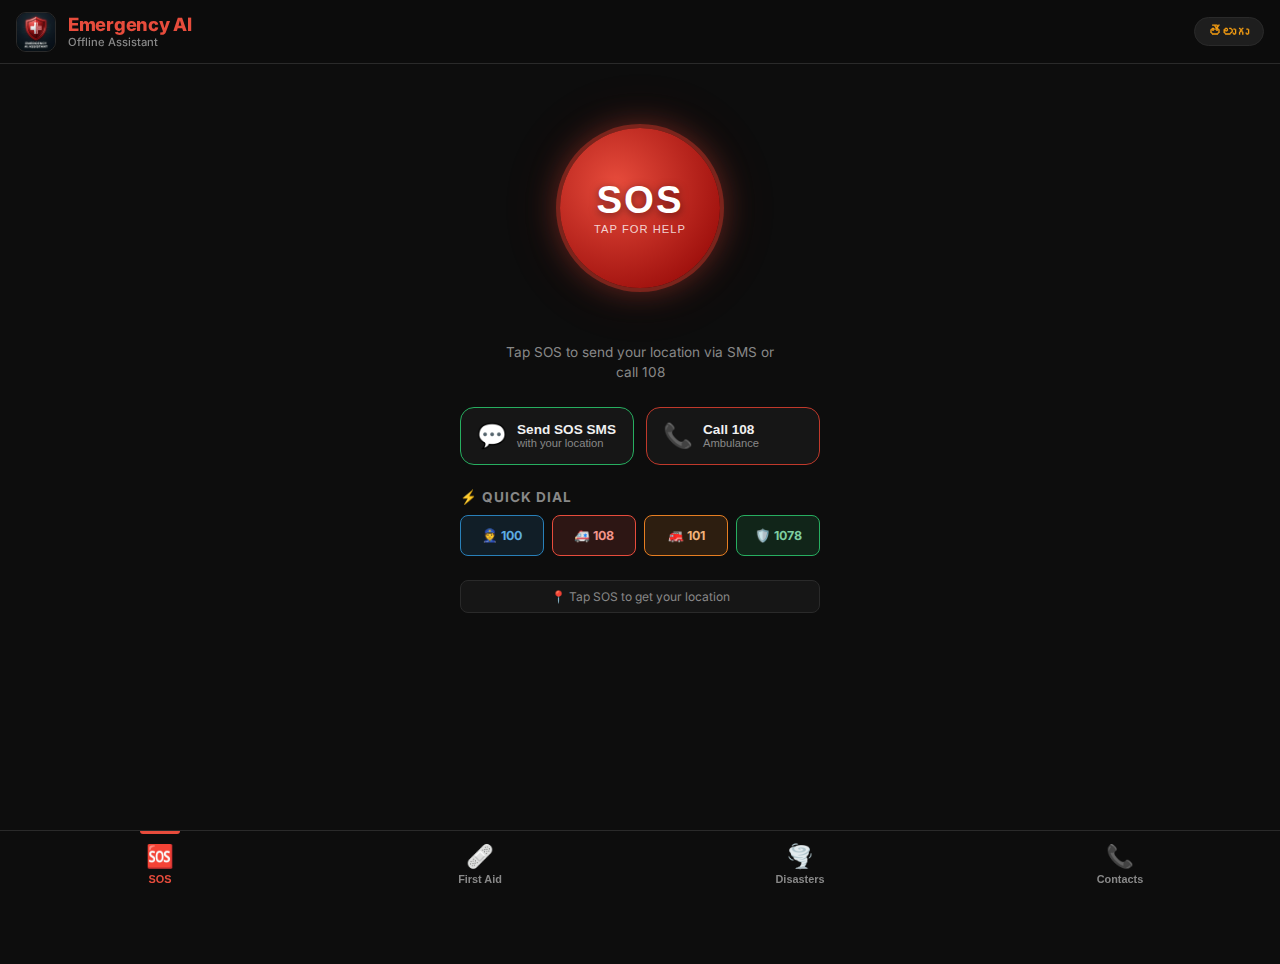
<file: offline-emergency-assistant/index.html>
<!DOCTYPE html>
<html lang="en">

<head>
    <meta charset="UTF-8" />
    <meta name="viewport" content="width=device-width, initial-scale=1.0, user-scalable=no" />
    <meta name="theme-color" content="#c0392b" />
    <meta name="description"
        content="Offline AI Emergency Assistant — First Aid, Disaster Tips, SOS, Emergency Contacts. Works without internet." />
    <title>Offline AI Emergency Assistant</title>
    <link rel="manifest" href="manifest.json" />
    <link rel="icon" href="assets/images/logo.png" />
    <link rel="preconnect" href="https://fonts.googleapis.com" />
    <link rel="preconnect" href="https://fonts.gstatic.com" crossorigin />
    <link
        href="https://fonts.googleapis.com/css2?family=Inter:wght@400;500;600;700;800&family=Noto+Sans+Telugu:wght@400;600;700&display=swap"
        rel="stylesheet" />
    <link rel="stylesheet" href="style.css" />
</head>

<body>

    <!-- ========== HEADER ========== -->
    <header class="app-header">
        <div class="header-left">
            <img src="assets/images/logo.png" alt="App Logo" class="app-logo" />
            <div>
                <h1 class="app-title">Emergency AI</h1>
                <p class="app-sub" id="app-subtitle">Offline Assistant</p>
            </div>
        </div>
        <div class="header-right">
            <button class="lang-toggle" id="langToggle" onclick="toggleLanguage()">
                <span id="langLabel">తెలుగు</span>
            </button>
        </div>
    </header>

    <!-- ========== MAIN CONTENT ========== -->
    <main class="main-content">

        <!-- ─── SOS TAB ─── -->
        <section id="tab-sos" class="tab-panel active">
            <div class="sos-container">
                <div class="sos-ring-outer">
                    <div class="sos-ring-inner">
                        <button class="sos-btn" id="sosBtn" onclick="triggerSOS()">
                            <span class="sos-text">SOS</span>
                            <span class="sos-label" id="sos-label">Tap for Help</span>
                        </button>
                    </div>
                </div>

                <p class="sos-desc" id="sos-desc">
                    In an emergency, tap SOS to send your location via SMS or call 108
                </p>

                <div class="sos-actions">
                    <button class="sos-action-btn sms-btn" id="smsBtn" onclick="sendSOSSMS()">
                        <span class="btn-icon">💬</span>
                        <div>
                            <span class="btn-title" id="sms-btn-label">Send SOS SMS</span>
                            <span class="btn-sub" id="sms-btn-sub">with your location</span>
                        </div>
                    </button>
                    <button class="sos-action-btn call-btn" onclick="callEmergency()">
                        <span class="btn-icon">📞</span>
                        <div>
                            <span class="btn-title" id="call-btn-label">Call 108</span>
                            <span class="btn-sub" id="call-btn-sub">Ambulance</span>
                        </div>
                    </button>
                </div>

                <div class="quick-contacts" id="sos-quick-contacts">
                    <h3 class="section-title" id="quick-dial-title">⚡ Quick Dial</h3>
                    <div class="quick-grid">
                        <a href="tel:100" class="quick-btn police">👮 100</a>
                        <a href="tel:108" class="quick-btn ambulance">🚑 108</a>
                        <a href="tel:101" class="quick-btn fire">🚒 101</a>
                        <a href="tel:1078" class="quick-btn ndrf">🛡️ 1078</a>
                    </div>
                </div>

                <div class="location-status" id="locationStatus">
                    📍 <span id="locationText">Tap SOS to get your location</span>
                </div>
            </div>
        </section>

        <!-- ─── FIRST AID TAB ─── -->
        <section id="tab-firstaid" class="tab-panel">
            <div class="search-bar-wrap">
                <input type="search" id="firstaidSearch" class="search-input"
                    placeholder="🔍 Search first aid (e.g. CPR, burn, snake...)" oninput="searchFirstAid(this.value)"
                    autocomplete="off" />
            </div>
            <div id="firstaidList" class="card-list"></div>
        </section>

        <!-- ─── DISASTERS TAB ─── -->
        <section id="tab-disasters" class="tab-panel">
            <div id="disasterGrid" class="disaster-grid"></div>
            <div id="disasterDetail" class="disaster-detail hidden"></div>
        </section>

        <!-- ─── CONTACTS TAB ─── -->
        <section id="tab-contacts" class="tab-panel">
            <div class="contacts-header">
                <h2 class="section-title" id="contacts-title">📞 Emergency Contacts</h2>
                <p class="section-sub" id="contacts-sub">Tap any number to call directly</p>
            </div>
            <div id="contactsList" class="contacts-list"></div>
        </section>

    </main>

    <!-- ========== BOTTOM NAV ========== -->
    <nav class="bottom-nav">
        <button class="nav-btn active" id="nav-sos" onclick="switchTab('sos')">
            <span class="nav-icon">🆘</span>
            <span class="nav-label" id="nav-label-sos">SOS</span>
        </button>
        <button class="nav-btn" id="nav-firstaid" onclick="switchTab('firstaid')">
            <span class="nav-icon">🩹</span>
            <span class="nav-label" id="nav-label-firstaid">First Aid</span>
        </button>
        <button class="nav-btn" id="nav-disasters" onclick="switchTab('disasters')">
            <span class="nav-icon">🌪️</span>
            <span class="nav-label" id="nav-label-disasters">Disasters</span>
        </button>
        <button class="nav-btn" id="nav-contacts" onclick="switchTab('contacts')">
            <span class="nav-icon">📞</span>
            <span class="nav-label" id="nav-label-contacts">Contacts</span>
        </button>
    </nav>

    <!-- ========== MODALS ========== -->
    <!-- SOS Confirmation Modal -->
    <div id="sosModal" class="modal-overlay hidden">
        <div class="modal-box sos-modal">
            <h2 class="modal-title">🚨 <span id="modal-sos-title">SOS Activated!</span></h2>
            <p id="modal-sos-msg">Choose how to get help:</p>
            <div class="modal-actions">
                <button class="modal-btn sms" onclick="sendSOSSMS()">💬 <span id="modal-sms">SMS with
                        Location</span></button>
                <button class="modal-btn call" onclick="callEmergency()">📞 <span id="modal-call">Call
                        108</span></button>
                <button class="modal-btn cancel" onclick="closeModal('sosModal')">✕ <span
                        id="modal-cancel">Cancel</span></button>
            </div>
        </div>
    </div>

    <!-- First Aid Detail Modal -->
    <div id="aidModal" class="modal-overlay hidden">
        <div class="modal-box aid-modal">
            <div class="modal-head">
                <span class="modal-icon" id="aidModalIcon"></span>
                <h2 class="modal-title" id="aidModalTitle"></h2>
                <button class="speak-all-btn" id="speakAllBtn" onclick="speakAll()">🔊 <span id="speak-all-label">Read
                        All</span></button>
            </div>
            <div class="steps-list" id="aidModalSteps"></div>
            <div class="modal-footer">
                <button class="modal-btn cancel" onclick="closeModal('aidModal')">✕ <span
                        id="modal-close-label">Close</span></button>
            </div>
        </div>
    </div>

    <script src="script.js"></script>
</body>

</html>
</file>
<file: offline-emergency-assistant/style.css>
/* ============================================================
   OFFLINE AI EMERGENCY ASSISTANT — style.css
   ============================================================ */

/* ── Google Fonts ── */
@import url('https://fonts.googleapis.com/css2?family=Inter:wght@400;500;600;700;800&family=Noto+Sans+Telugu:wght@400;600;700&display=swap');

/* ── CSS Variables ── */
:root {
    --bg: #0d0d0d;
    --surface: #161616;
    --surface2: #1e1e1e;
    --border: #2a2a2a;
    --accent: #c0392b;
    --accent-glow: #e74c3c;
    --accent-dim: #7b241c;
    --warn: #f39c12;
    --safe: #27ae60;
    --blue: #2980b9;
    --text: #f0f0f0;
    --text-muted: #888;
    --radius: 14px;
    --radius-sm: 8px;
    --shadow: 0 4px 24px rgba(0, 0, 0, 0.5);
    --transition: 0.25s cubic-bezier(0.4, 0, 0.2, 1);
    --nav-h: 70px;
    --header-h: 64px;
}

/* ── Reset ── */
*,
*::before,
*::after {
    box-sizing: border-box;
    margin: 0;
    padding: 0;
}

html {
    font-size: 16px;
}

body {
    font-family: 'Inter', 'Noto Sans Telugu', sans-serif;
    background: var(--bg);
    color: var(--text);
    min-height: 100dvh;
    overflow-x: hidden;
    -webkit-tap-highlight-color: transparent;
}

button,
a {
    cursor: pointer;
    text-decoration: none;
    color: inherit;
    border: none;
    background: none;
}

input {
    font-family: inherit;
    color: inherit;
}

img {
    display: block;
}

/* ── Scrollbar ── */
::-webkit-scrollbar {
    width: 4px;
}

::-webkit-scrollbar-track {
    background: var(--surface);
}

::-webkit-scrollbar-thumb {
    background: var(--border);
    border-radius: 2px;
}

/* ============================================================
   HEADER
   ============================================================ */
.app-header {
    position: fixed;
    top: 0;
    left: 0;
    right: 0;
    height: var(--header-h);
    background: rgba(13, 13, 13, 0.95);
    backdrop-filter: blur(12px);
    border-bottom: 1px solid var(--border);
    display: flex;
    align-items: center;
    justify-content: space-between;
    padding: 0 16px;
    z-index: 100;
}

.header-left {
    display: flex;
    align-items: center;
    gap: 12px;
}

.app-logo {
    width: 40px;
    height: 40px;
    border-radius: 10px;
    object-fit: cover;
    border: 1px solid var(--border);
}

.app-title {
    font-size: 1.15rem;
    font-weight: 800;
    color: var(--accent-glow);
    line-height: 1.1;
    letter-spacing: -0.3px;
}

.app-sub {
    font-size: 0.7rem;
    color: var(--text-muted);
    font-weight: 500;
}

.lang-toggle {
    background: var(--surface2);
    border: 1px solid var(--border);
    border-radius: 20px;
    padding: 6px 14px;
    font-size: 0.8rem;
    font-weight: 600;
    color: var(--warn);
    transition: var(--transition);
    letter-spacing: 0.2px;
}

.lang-toggle:hover {
    background: var(--border);
}

/* ============================================================
   MAIN CONTENT
   ============================================================ */
.main-content {
    margin-top: var(--header-h);
    margin-bottom: var(--nav-h);
    min-height: calc(100dvh - var(--header-h) - var(--nav-h));
    overflow-y: auto;
}

.tab-panel {
    display: none;
    padding: 20px 16px;
    animation: fadeIn 0.3s ease;
}

.tab-panel.active {
    display: block;
}

@keyframes fadeIn {
    from {
        opacity: 0;
        transform: translateY(8px);
    }

    to {
        opacity: 1;
        transform: translateY(0);
    }
}

/* ============================================================
   SOS TAB
   ============================================================ */
.sos-container {
    display: flex;
    flex-direction: column;
    align-items: center;
    gap: 24px;
    padding-top: 10px;
}

/* Pulsing rings */
.sos-ring-outer {
    position: relative;
    width: 220px;
    height: 220px;
    display: flex;
    align-items: center;
    justify-content: center;
}

.sos-ring-outer::before,
.sos-ring-outer::after {
    content: '';
    position: absolute;
    border-radius: 50%;
    border: 2px solid var(--accent);
    opacity: 0;
    animation: sosPulse 2.5s ease-out infinite;
}

.sos-ring-outer::before {
    width: 100%;
    height: 100%;
}

.sos-ring-outer::after {
    width: 100%;
    height: 100%;
    animation-delay: 1.25s;
}

@keyframes sosPulse {
    0% {
        transform: scale(0.6);
        opacity: 0.8;
    }

    100% {
        transform: scale(1.2);
        opacity: 0;
    }
}

.sos-ring-inner {
    width: 170px;
    height: 170px;
    display: flex;
    align-items: center;
    justify-content: center;
}

.sos-btn {
    width: 160px;
    height: 160px;
    border-radius: 50%;
    background: radial-gradient(circle at 35% 35%, #e74c3c, #8b0000);
    box-shadow:
        0 0 0 4px #7b241c,
        0 0 30px rgba(192, 57, 43, 0.5),
        0 0 60px rgba(192, 57, 43, 0.2);
    display: flex;
    flex-direction: column;
    align-items: center;
    justify-content: center;
    gap: 4px;
    transition: transform 0.15s ease, box-shadow 0.15s ease;
    -webkit-user-select: none;
    user-select: none;
}

.sos-btn:active {
    transform: scale(0.93);
    box-shadow: 0 0 0 4px #7b241c, 0 0 15px rgba(192, 57, 43, 0.8);
}

.sos-text {
    font-size: 2.4rem;
    font-weight: 800;
    color: #fff;
    letter-spacing: 2px;
    line-height: 1;
    text-shadow: 0 2px 8px rgba(0, 0, 0, 0.5);
}

.sos-label {
    font-size: 0.7rem;
    color: rgba(255, 255, 255, 0.8);
    font-weight: 500;
    text-transform: uppercase;
    letter-spacing: 1px;
}

.sos-desc {
    text-align: center;
    color: var(--text-muted);
    font-size: 0.85rem;
    max-width: 280px;
    line-height: 1.5;
}

/* SOS Action Buttons */
.sos-actions {
    display: flex;
    gap: 12px;
    width: 100%;
    max-width: 360px;
}

.sos-action-btn {
    flex: 1;
    display: flex;
    align-items: center;
    gap: 10px;
    padding: 14px 16px;
    border-radius: var(--radius);
    border: 1px solid var(--border);
    background: var(--surface);
    transition: var(--transition);
    text-align: left;
}

.sos-action-btn:hover {
    background: var(--surface2);
    border-color: var(--accent);
}

.sos-action-btn:active {
    transform: scale(0.97);
}

.sms-btn {
    border-color: var(--safe);
}

.sms-btn:hover {
    background: rgba(39, 174, 96, 0.1);
}

.call-btn {
    border-color: var(--accent);
}

.call-btn:hover {
    background: rgba(192, 57, 43, 0.1);
}

.btn-icon {
    font-size: 1.5rem;
}

.btn-title {
    display: block;
    font-size: 0.85rem;
    font-weight: 700;
    color: var(--text);
}

.btn-sub {
    display: block;
    font-size: 0.7rem;
    color: var(--text-muted);
}

/* Quick Dial Grid */
.quick-contacts {
    width: 100%;
    max-width: 360px;
}

.section-title {
    font-size: 0.85rem;
    font-weight: 700;
    color: var(--text-muted);
    text-transform: uppercase;
    letter-spacing: 1px;
    margin-bottom: 10px;
}

.quick-grid {
    display: grid;
    grid-template-columns: repeat(4, 1fr);
    gap: 8px;
}

.quick-btn {
    display: flex;
    align-items: center;
    justify-content: center;
    padding: 12px 6px;
    border-radius: var(--radius-sm);
    font-size: 0.78rem;
    font-weight: 700;
    border: 1px solid var(--border);
    text-align: center;
    transition: var(--transition);
}

.quick-btn:active {
    transform: scale(0.95);
}

.quick-btn.police {
    background: rgba(41, 128, 185, 0.15);
    border-color: #2980b9;
    color: #5dade2;
}

.quick-btn.ambulance {
    background: rgba(231, 76, 60, 0.15);
    border-color: #e74c3c;
    color: #f1948a;
}

.quick-btn.fire {
    background: rgba(230, 126, 34, 0.15);
    border-color: #e67e22;
    color: #f0b27a;
}

.quick-btn.ndrf {
    background: rgba(39, 174, 96, 0.15);
    border-color: #27ae60;
    color: #7dcea0;
}

/* Location Status */
.location-status {
    font-size: 0.75rem;
    color: var(--text-muted);
    text-align: center;
    background: var(--surface);
    border: 1px solid var(--border);
    border-radius: var(--radius-sm);
    padding: 8px 16px;
    width: 100%;
    max-width: 360px;
}

/* ============================================================
   FIRST AID TAB
   ============================================================ */
.search-bar-wrap {
    margin-bottom: 16px;
}

.search-input {
    width: 100%;
    background: var(--surface);
    border: 1px solid var(--border);
    border-radius: 50px;
    padding: 13px 20px;
    font-size: 0.9rem;
    color: var(--text);
    outline: none;
    transition: var(--transition);
}

.search-input:focus {
    border-color: var(--accent);
    box-shadow: 0 0 0 3px rgba(192, 57, 43, 0.15);
}

.search-input::placeholder {
    color: var(--text-muted);
}

.card-list {
    display: flex;
    flex-direction: column;
    gap: 10px;
}

.aid-card {
    background: var(--surface);
    border: 1px solid var(--border);
    border-radius: var(--radius);
    overflow: hidden;
    transition: var(--transition);
}

.aid-card:hover {
    border-color: var(--accent-dim);
}

.aid-card-header {
    display: flex;
    align-items: center;
    gap: 12px;
    padding: 16px;
    cursor: pointer;
    user-select: none;
}

.aid-card-header:active {
    background: var(--surface2);
}

.aid-emoji {
    font-size: 1.8rem;
    width: 44px;
    height: 44px;
    display: flex;
    align-items: center;
    justify-content: center;
    background: var(--surface2);
    border-radius: 10px;
    flex-shrink: 0;
}

.aid-title {
    flex: 1;
    font-size: 0.95rem;
    font-weight: 700;
    color: var(--text);
}

.aid-subtitle {
    font-size: 0.75rem;
    color: var(--text-muted);
    margin-top: 2px;
}

.aid-actions {
    display: flex;
    gap: 8px;
    align-items: center;
}

.speak-btn,
.expand-btn {
    width: 32px;
    height: 32px;
    border-radius: 8px;
    background: var(--surface2);
    border: 1px solid var(--border);
    font-size: 1rem;
    display: flex;
    align-items: center;
    justify-content: center;
    transition: var(--transition);
    flex-shrink: 0;
}

.speak-btn:hover {
    background: rgba(39, 174, 96, 0.2);
    border-color: var(--safe);
}

.expand-btn:hover {
    background: rgba(192, 57, 43, 0.2);
    border-color: var(--accent);
}

.expand-icon {
    transition: transform 0.25s ease;
    display: inline-block;
}

.aid-card.expanded .expand-icon {
    transform: rotate(180deg);
}

.aid-steps {
    display: none;
    padding: 0 16px 16px;
    border-top: 1px solid var(--border);
}

.aid-card.expanded .aid-steps {
    display: block;
}

.step-item {
    display: flex;
    gap: 12px;
    padding: 10px 0;
    border-bottom: 1px solid rgba(255, 255, 255, 0.04);
    align-items: flex-start;
}

.step-item:last-child {
    border-bottom: none;
}

.step-num {
    min-width: 24px;
    height: 24px;
    background: var(--accent);
    color: #fff;
    border-radius: 6px;
    font-size: 0.7rem;
    font-weight: 700;
    display: flex;
    align-items: center;
    justify-content: center;
    flex-shrink: 0;
    margin-top: 2px;
}

.step-text {
    font-size: 0.875rem;
    color: var(--text);
    line-height: 1.5;
    flex: 1;
}

.step-speak-btn {
    min-width: 28px;
    height: 28px;
    border-radius: 6px;
    background: transparent;
    border: 1px solid var(--border);
    font-size: 0.75rem;
    display: flex;
    align-items: center;
    justify-content: center;
    transition: var(--transition);
    flex-shrink: 0;
}

.step-speak-btn:hover {
    background: rgba(39, 174, 96, 0.2);
    border-color: var(--safe);
}

.no-results {
    text-align: center;
    color: var(--text-muted);
    padding: 40px 0;
    font-size: 0.9rem;
}

/* ============================================================
   DISASTERS TAB
   ============================================================ */
.disaster-grid {
    display: grid;
    grid-template-columns: repeat(2, 1fr);
    gap: 12px;
}

.disaster-card {
    background: var(--surface);
    border: 1px solid var(--border);
    border-radius: var(--radius);
    padding: 20px 16px;
    cursor: pointer;
    display: flex;
    flex-direction: column;
    align-items: center;
    gap: 10px;
    text-align: center;
    transition: var(--transition);
    position: relative;
    overflow: hidden;
}

.disaster-card::before {
    content: '';
    position: absolute;
    inset: 0;
    opacity: 0;
    transition: var(--transition);
}

.disaster-card:hover {
    transform: translateY(-2px);
    border-color: #444;
}

.disaster-card:hover::before {
    opacity: 1;
}

.disaster-card:active {
    transform: scale(0.97);
}

.disaster-emoji {
    font-size: 2.4rem;
    filter: drop-shadow(0 2px 8px rgba(0, 0, 0, 0.4));
}

.disaster-name {
    font-size: 0.9rem;
    font-weight: 700;
    color: var(--text);
}

.disaster-tap {
    font-size: 0.7rem;
    color: var(--text-muted);
}

/* Disaster Detail */
.disaster-detail {
    animation: fadeIn 0.3s ease;
}

.disaster-detail.hidden {
    display: none;
}

.back-btn {
    display: flex;
    align-items: center;
    gap: 8px;
    font-size: 0.85rem;
    font-weight: 600;
    color: var(--accent-glow);
    margin-bottom: 16px;
    padding: 8px 0;
}

.back-btn:hover {
    opacity: 0.8;
}

.disaster-detail-header {
    display: flex;
    align-items: center;
    gap: 12px;
    margin-bottom: 20px;
}

.detail-emoji {
    font-size: 2.5rem;
}

.detail-title {
    font-size: 1.3rem;
    font-weight: 800;
}

.phase-block {
    background: var(--surface);
    border: 1px solid var(--border);
    border-radius: var(--radius);
    margin-bottom: 12px;
    overflow: hidden;
}

.phase-header {
    padding: 12px 16px;
    font-size: 0.8rem;
    font-weight: 700;
    text-transform: uppercase;
    letter-spacing: 1px;
    display: flex;
    align-items: center;
    gap: 6px;
}

.phase-before {
    background: rgba(39, 174, 96, 0.12);
    color: #7dcea0;
    border-bottom: 1px solid var(--border);
}

.phase-during {
    background: rgba(231, 76, 60, 0.12);
    color: #f1948a;
    border-bottom: 1px solid var(--border);
}

.phase-after {
    background: rgba(41, 128, 185, 0.12);
    color: #5dade2;
    border-bottom: 1px solid var(--border);
}

.phase-tips {
    padding: 12px 16px;
}

.phase-tip {
    display: flex;
    gap: 8px;
    align-items: flex-start;
    padding: 7px 0;
    border-bottom: 1px solid rgba(255, 255, 255, 0.04);
    font-size: 0.85rem;
    line-height: 1.5;
    color: var(--text);
}

.phase-tip:last-child {
    border-bottom: none;
}

.tip-dot {
    width: 6px;
    height: 6px;
    border-radius: 50%;
    background: var(--accent);
    flex-shrink: 0;
    margin-top: 7px;
}

/* ============================================================
   CONTACTS TAB
   ============================================================ */
.contacts-header {
    margin-bottom: 16px;
}

.section-sub {
    font-size: 0.8rem;
    color: var(--text-muted);
    margin-top: 4px;
}

.contacts-list {
    display: flex;
    flex-direction: column;
    gap: 10px;
}

.contact-card {
    background: var(--surface);
    border: 1px solid var(--border);
    border-radius: var(--radius);
    display: flex;
    align-items: center;
    padding: 14px 16px;
    gap: 14px;
    transition: var(--transition);
    text-decoration: none;
}

.contact-card:hover {
    transform: translateX(3px);
}

.contact-card:active {
    transform: scale(0.98);
}

.contact-icon-wrap {
    width: 48px;
    height: 48px;
    border-radius: 12px;
    display: flex;
    align-items: center;
    justify-content: center;
    font-size: 1.5rem;
    flex-shrink: 0;
}

.contact-info {
    flex: 1;
}

.contact-name {
    font-size: 0.95rem;
    font-weight: 700;
    color: var(--text);
}

.contact-desc {
    font-size: 0.75rem;
    color: var(--text-muted);
    margin-top: 2px;
}

.contact-number-badge {
    font-size: 1.1rem;
    font-weight: 800;
    color: var(--text);
    background: var(--surface2);
    border: 1px solid var(--border);
    border-radius: 8px;
    padding: 6px 12px;
    letter-spacing: 0.5px;
}

/* ============================================================
   BOTTOM NAV
   ============================================================ */
.bottom-nav {
    position: fixed;
    bottom: 0;
    left: 0;
    right: 0;
    height: var(--nav-h);
    background: rgba(13, 13, 13, 0.97);
    backdrop-filter: blur(16px);
    border-top: 1px solid var(--border);
    display: grid;
    grid-template-columns: repeat(4, 1fr);
    z-index: 100;
}

.nav-btn {
    display: flex;
    flex-direction: column;
    align-items: center;
    justify-content: center;
    gap: 4px;
    padding: 8px 4px;
    transition: var(--transition);
    position: relative;
}

.nav-btn.active::before {
    content: '';
    position: absolute;
    top: 0;
    width: 40px;
    height: 3px;
    background: var(--accent-glow);
    border-radius: 0 0 4px 4px;
}

.nav-icon {
    font-size: 1.4rem;
    line-height: 1;
}

.nav-label {
    font-size: 0.68rem;
    font-weight: 600;
    color: var(--text-muted);
    transition: var(--transition);
}

.nav-btn.active .nav-label {
    color: var(--accent-glow);
}

.nav-btn:active {
    opacity: 0.6;
    transform: scale(0.92);
}

/* ============================================================
   MODALS
   ============================================================ */
.modal-overlay {
    position: fixed;
    inset: 0;
    background: rgba(0, 0, 0, 0.85);
    backdrop-filter: blur(6px);
    z-index: 200;
    display: flex;
    align-items: flex-end;
    justify-content: center;
    padding: 16px;
    animation: overlayIn 0.2s ease;
}

.modal-overlay.hidden {
    display: none;
}

@keyframes overlayIn {
    from {
        opacity: 0;
    }

    to {
        opacity: 1;
    }
}

.modal-box {
    background: var(--surface);
    border: 1px solid var(--border);
    border-radius: 20px;
    padding: 24px;
    width: 100%;
    max-width: 420px;
    animation: slideUp 0.3s cubic-bezier(0.4, 0, 0.2, 1);
}

@keyframes slideUp {
    from {
        transform: translateY(40px);
        opacity: 0;
    }

    to {
        transform: translateY(0);
        opacity: 1;
    }
}

.modal-title {
    font-size: 1.2rem;
    font-weight: 800;
    margin-bottom: 10px;
    color: var(--text);
}

.modal-box p {
    font-size: 0.85rem;
    color: var(--text-muted);
    margin-bottom: 20px;
}

.modal-actions {
    display: flex;
    flex-direction: column;
    gap: 10px;
}

.modal-btn {
    padding: 14px 20px;
    border-radius: var(--radius);
    font-size: 0.95rem;
    font-weight: 700;
    text-align: center;
    transition: var(--transition);
    border: 1px solid transparent;
}

.modal-btn:active {
    transform: scale(0.97);
}

.modal-btn.sms {
    background: rgba(39, 174, 96, 0.15);
    border-color: var(--safe);
    color: #7dcea0;
}

.modal-btn.call {
    background: rgba(192, 57, 43, 0.15);
    border-color: var(--accent);
    color: #f1948a;
}

.modal-btn.cancel {
    background: var(--surface2);
    border-color: var(--border);
    color: var(--text-muted);
}

/* Aid Modal */
.aid-modal {
    max-height: 85dvh;
    overflow-y: auto;
}

.modal-head {
    display: flex;
    align-items: center;
    gap: 10px;
    margin-bottom: 16px;
    flex-wrap: wrap;
}

.modal-icon {
    font-size: 1.8rem;
}

.speak-all-btn {
    margin-left: auto;
    background: rgba(39, 174, 96, 0.15);
    border: 1px solid var(--safe);
    border-radius: 8px;
    padding: 6px 12px;
    font-size: 0.8rem;
    font-weight: 600;
    color: #7dcea0;
    transition: var(--transition);
}

.speak-all-btn:hover {
    background: rgba(39, 174, 96, 0.25);
}

.modal-footer {
    margin-top: 16px;
}

/* ============================================================
   UTILITY
   ============================================================ */
.hidden {
    display: none !important;
}

.speaking .speak-btn,
.speaking .step-speak-btn,
.speaking .speak-all-btn {
    background: rgba(39, 174, 96, 0.3);
    border-color: var(--safe);
    animation: pulse-green 1s ease infinite;
}

@keyframes pulse-green {

    0%,
    100% {
        box-shadow: 0 0 0 0 rgba(39, 174, 96, 0.4);
    }

    50% {
        box-shadow: 0 0 0 6px rgba(39, 174, 96, 0);
    }
}

/* Telugu font override */
body.lang-te {
    font-family: 'Noto Sans Telugu', 'Inter', sans-serif;
}

/* Responsive: wider screens */
@media (min-width: 480px) {
    .tab-panel {
        padding: 24px;
    }

    .disaster-grid {
        grid-template-columns: repeat(3, 1fr);
    }
}
</file>
